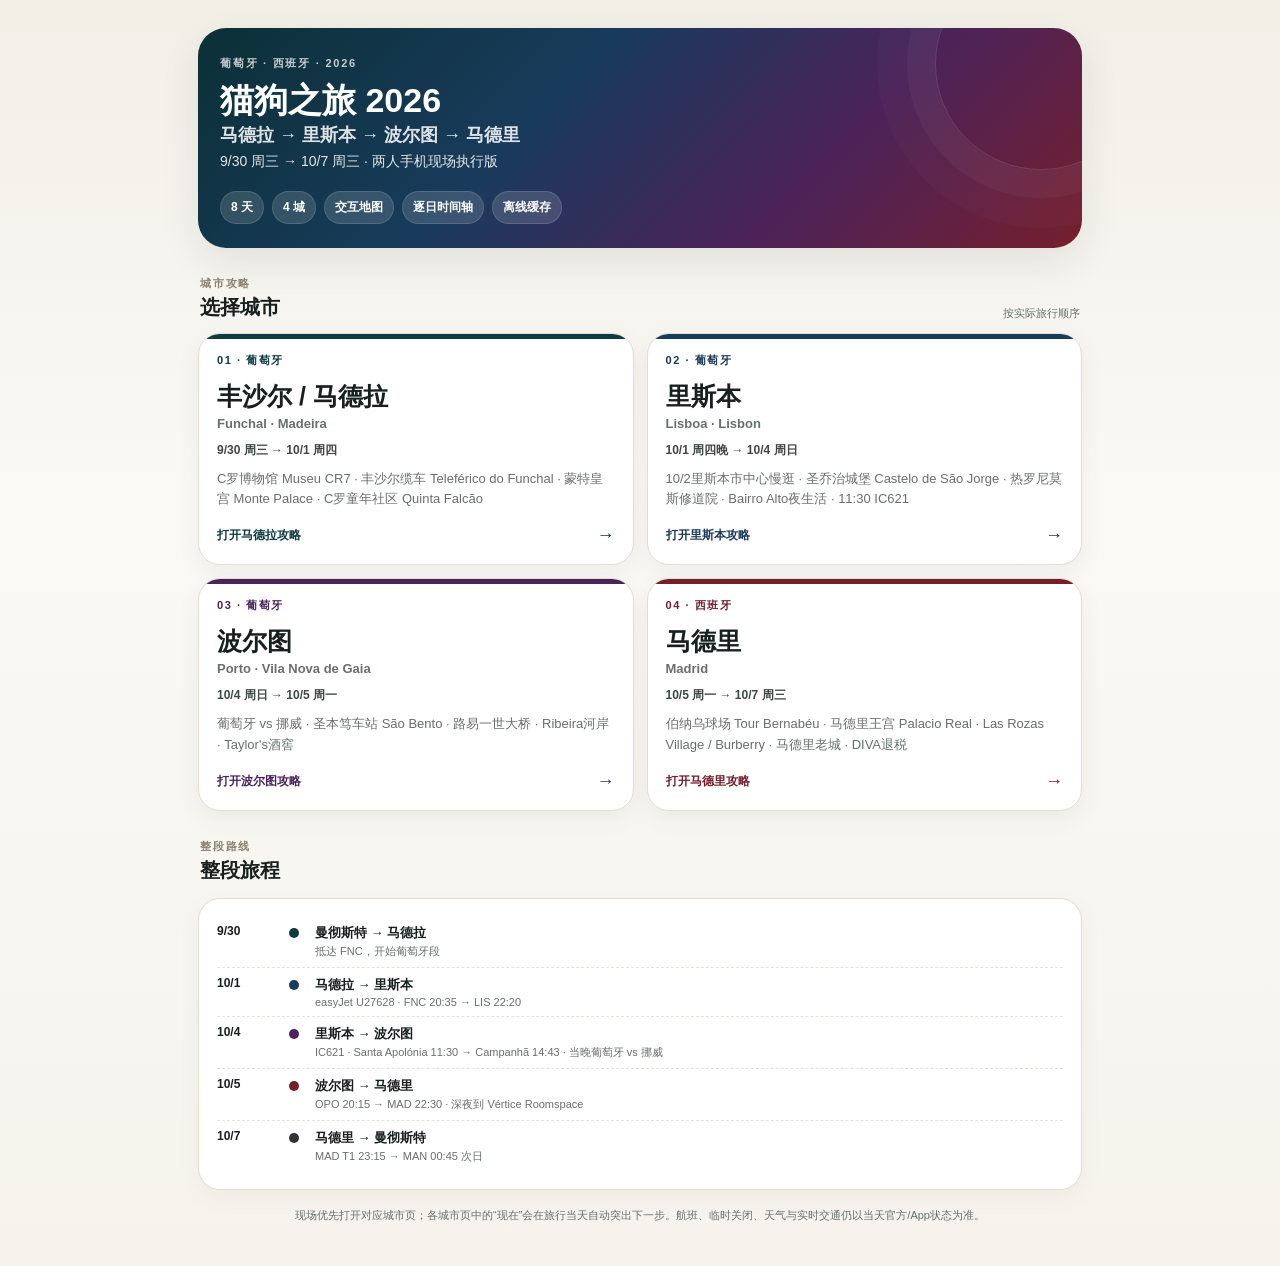
<file: index.html>
<!doctype html>
<html lang="zh-CN">
<head>
  <meta charset="utf-8" />
  <meta name="viewport" content="width=device-width,initial-scale=1,viewport-fit=cover" />
  <meta name="theme-color" content="#183b5b" />
  <meta name="apple-mobile-web-app-capable" content="yes" />
  <meta name="apple-mobile-web-app-status-bar-style" content="black-translucent" />
  <meta name="apple-mobile-web-app-title" content="猫狗之旅" />
  <meta name="description" content="2026 葡萄牙 / 西班牙四城旅行现场执行攻略" />
  <title>猫狗之旅 2026 · 总览</title>
  <link rel="manifest" href="./manifest.webmanifest" />
  <link rel="icon" href="./icon.svg" type="image/svg+xml" />
  <link rel="apple-touch-icon" href="./icon.svg" />
  <link rel="stylesheet" href="./home.css" />
</head>
<body>
  <main class="cover">
    <header class="masthead">
      <div class="eyebrow">葡萄牙 · 西班牙 · 2026</div>
      <h1>猫狗之旅 2026 <span>马德拉 → 里斯本 → 波尔图 → 马德里</span></h1>
      <p>9/30 周三 → 10/7 周三 · 两人手机现场执行版</p>
      <div class="summary">
        <span class="pill">8 天</span><span class="pill">4 城</span><span class="pill">交互地图</span><span class="pill">逐日时间轴</span><span class="pill">离线缓存</span>
      </div>
      <div id="offlineBadge" class="offline" hidden>● 当前离线，已缓存页面仍可打开</div>
    </header>

    <div class="section-head"><div><div class="eyebrow" style="color:#8a8174;opacity:1">城市攻略</div><h2>选择城市</h2></div><small>按实际旅行顺序</small></div>

    <section class="cities" aria-label="四城执行攻略">
      <a class="city madeira" href="./s1.html">
        <div class="city-number">01 · 葡萄牙</div>
        <h3>丰沙尔 / 马德拉 <span>Funchal · Madeira</span></h3>
        <div class="dates">9/30 周三 → 10/1 周四</div>
        <p class="highlights">C罗博物馆 Museu CR7 · 丰沙尔缆车 Teleférico do Funchal · 蒙特皇宫 Monte Palace · C罗童年社区 Quinta Falcão</p>
        <div class="open">打开马德拉攻略 <i>→</i></div>
      </a>

      <a class="city lisbon" href="./s2.html">
        <div class="city-number">02 · 葡萄牙</div>
        <h3>里斯本 <span>Lisboa · Lisbon</span></h3>
        <div class="dates">10/1 周四晚 → 10/4 周日</div>
        <p class="highlights">10/2里斯本市中心慢逛 · 圣乔治城堡 Castelo de São Jorge · 热罗尼莫斯修道院 · Bairro Alto夜生活 · 11:30 IC621</p>
        <div class="open">打开里斯本攻略 <i>→</i></div>
      </a>

      <a class="city porto" href="./s3.html">
        <div class="city-number">03 · 葡萄牙</div>
        <h3>波尔图 <span>Porto · Vila Nova de Gaia</span></h3>
        <div class="dates">10/4 周日 → 10/5 周一</div>
        <p class="highlights">葡萄牙 vs 挪威 · 圣本笃车站 São Bento · 路易一世大桥 · Ribeira河岸 · Taylor's酒窖</p>
        <div class="open">打开波尔图攻略 <i>→</i></div>
      </a>

      <a class="city madrid" href="./s4.html">
        <div class="city-number">04 · 西班牙</div>
        <h3>马德里 <span>Madrid</span></h3>
        <div class="dates">10/5 周一 → 10/7 周三</div>
        <p class="highlights">伯纳乌球场 Tour Bernabéu · 马德里王宫 Palacio Real · Las Rozas Village / Burberry · 马德里老城 · DIVA退税</p>
        <div class="open">打开马德里攻略 <i>→</i></div>
      </a>
    </section>

    <div class="section-head"><div><div class="eyebrow" style="color:#8a8174;opacity:1">整段路线</div><h2>整段旅程</h2></div></div>
    <section class="route">
      <div class="route-row"><div class="route-date">9/30</div><div class="route-dot" style="--c:#0d3b42"></div><div class="route-main"><b>曼彻斯特 → 马德拉</b><span>抵达 FNC，开始葡萄牙段</span></div></div>
      <div class="route-row"><div class="route-date">10/1</div><div class="route-dot" style="--c:#183b5b"></div><div class="route-main"><b>马德拉 → 里斯本</b><span>easyJet U27628 · FNC 20:35 → LIS 22:20</span></div></div>
      <div class="route-row"><div class="route-date">10/4</div><div class="route-dot" style="--c:#4a235a"></div><div class="route-main"><b>里斯本 → 波尔图</b><span>IC621 · Santa Apolónia 11:30 → Campanhã 14:43 · 当晚葡萄牙 vs 挪威</span></div></div>
      <div class="route-row"><div class="route-date">10/5</div><div class="route-dot" style="--c:#751f2d"></div><div class="route-main"><b>波尔图 → 马德里</b><span>OPO 20:15 → MAD 22:30 · 深夜到 Vértice Roomspace</span></div></div>
      <div class="route-row"><div class="route-date">10/7</div><div class="route-dot" style="--c:#2f3332"></div><div class="route-main"><b>马德里 → 曼彻斯特</b><span>MAD T1 23:15 → MAN 00:45 次日</span></div></div>
    </section>

    <p class="note">现场优先打开对应城市页；各城市页中的“现在”会在旅行当天自动突出下一步。航班、临时关闭、天气与实时交通仍以当天官方/App状态为准。</p>
  </main>
  <script>
    const badge=document.getElementById('offlineBadge');
    const sync=()=>badge.hidden=navigator.onLine;
    addEventListener('online',sync);addEventListener('offline',sync);sync();
    if('serviceWorker' in navigator)navigator.serviceWorker.register('./sw.js').catch(()=>{});
  </script>
</body>
</html>
</file>
<file: home.css>
:root{--ink:#17201f;--muted:#66706d;--paper:#f5f3ec;--card:#fff;--line:#e3ded1;--green:#0d3b42;--blue:#183b5b;--purple:#4a235a;--red:#751f2d;--shadow:0 14px 40px rgba(23,32,31,.09)}*{box-sizing:border-box}html{background:var(--paper)}body{margin:0;font-family:Inter,-apple-system,BlinkMacSystemFont,"Segoe UI","PingFang SC","Microsoft YaHei",sans-serif;color:var(--ink);background:linear-gradient(180deg,#f2efe7 0,#faf9f5 40%,#f5f3ec 100%);min-height:100vh}.cover{max-width:920px;margin:0 auto;padding:28px 18px 42px}.masthead{padding:28px 22px 24px;border-radius:28px;background:linear-gradient(135deg,#0b3036 0%,#183b5b 38%,#4a235a 68%,#751f2d 100%);color:#fff;box-shadow:var(--shadow);position:relative;overflow:hidden}.masthead:after{content:"";position:absolute;width:210px;height:210px;border:1px solid rgba(255,255,255,.13);border-radius:50%;right:-65px;top:-70px;box-shadow:0 0 0 28px rgba(255,255,255,.035),0 0 0 58px rgba(255,255,255,.02)}.eyebrow{font-size:11px;letter-spacing:.16em;font-weight:800;opacity:.75}.masthead h1{font-size:34px;line-height:1.08;margin:11px 0 8px;position:relative;z-index:1}.masthead h1 span{display:block;font-size:18px;font-weight:650;margin-top:7px;opacity:.86}.masthead p{font-size:14px;margin:0;opacity:.88;position:relative;z-index:1}.summary{display:flex;gap:8px;flex-wrap:wrap;margin-top:20px;position:relative;z-index:1}.pill{font-size:12px;font-weight:750;background:rgba(255,255,255,.14);border:1px solid rgba(255,255,255,.13);padding:7px 10px;border-radius:999px}.section-head{display:flex;justify-content:space-between;align-items:end;margin:28px 2px 12px}.section-head h2{font-size:20px;margin:3px 0 0}.section-head small{color:var(--muted);font-size:11px}.cities{display:grid;grid-template-columns:1fr 1fr;gap:13px}.city{display:flex;flex-direction:column;min-height:224px;border-radius:22px;padding:18px;background:var(--card);border:1px solid var(--line);text-decoration:none;color:inherit;box-shadow:0 8px 26px rgba(23,32,31,.055);position:relative;overflow:hidden;transition:transform .15s ease,box-shadow .15s ease}.city:active{transform:scale(.985)}.city:before{content:"";position:absolute;left:0;top:0;right:0;height:5px;background:var(--tone)}.city-number{font-size:11px;letter-spacing:.14em;font-weight:900;color:var(--tone);margin-top:1px}.city h3{font-size:25px;margin:12px 0 1px}.city h3 span{display:block;font-size:13px;font-weight:650;color:var(--muted);margin-top:3px}.dates{font-size:12px;font-weight:800;margin:10px 0;color:#3e4845}.highlights{font-size:13px;line-height:1.55;color:var(--muted);margin:0 0 16px}.open{margin-top:auto;font-size:12px;font-weight:900;color:var(--tone);display:flex;justify-content:space-between;align-items:center}.open i{font-style:normal;font-size:18px}.madeira{--tone:var(--green)}.lisbon{--tone:var(--blue)}.porto{--tone:var(--purple)}.madrid{--tone:var(--red)}.route{margin-top:14px;background:#fff;border:1px solid var(--line);border-radius:22px;padding:17px 18px;box-shadow:0 8px 26px rgba(23,32,31,.04)}.route-row{display:grid;grid-template-columns:64px 18px 1fr;gap:8px;align-items:start;padding:8px 0}.route-row:not(:last-child){border-bottom:1px dashed #e7e2d8}.route-date{font-size:12px;font-weight:850}.route-dot{width:10px;height:10px;border-radius:50%;margin-top:4px;background:var(--c)}.route-main b{display:block;font-size:13px}.route-main span{display:block;font-size:11px;color:var(--muted);margin-top:2px}.note{margin:17px 2px 0;font-size:11px;line-height:1.55;color:var(--muted);text-align:center}.offline{display:inline-flex;align-items:center;gap:5px;margin-top:9px;font-size:11px;font-weight:800;color:#d9f0df}.offline[hidden]{display:none}@media(max-width:640px){.cover{padding:14px 12px 28px}.masthead{border-radius:22px;padding:23px 18px}.masthead h1{font-size:30px}.cities{grid-template-columns:1fr}.city{min-height:192px;padding:17px}.city h3{font-size:23px}.section-head{margin-top:23px}.route{padding:14px}}
</file>
